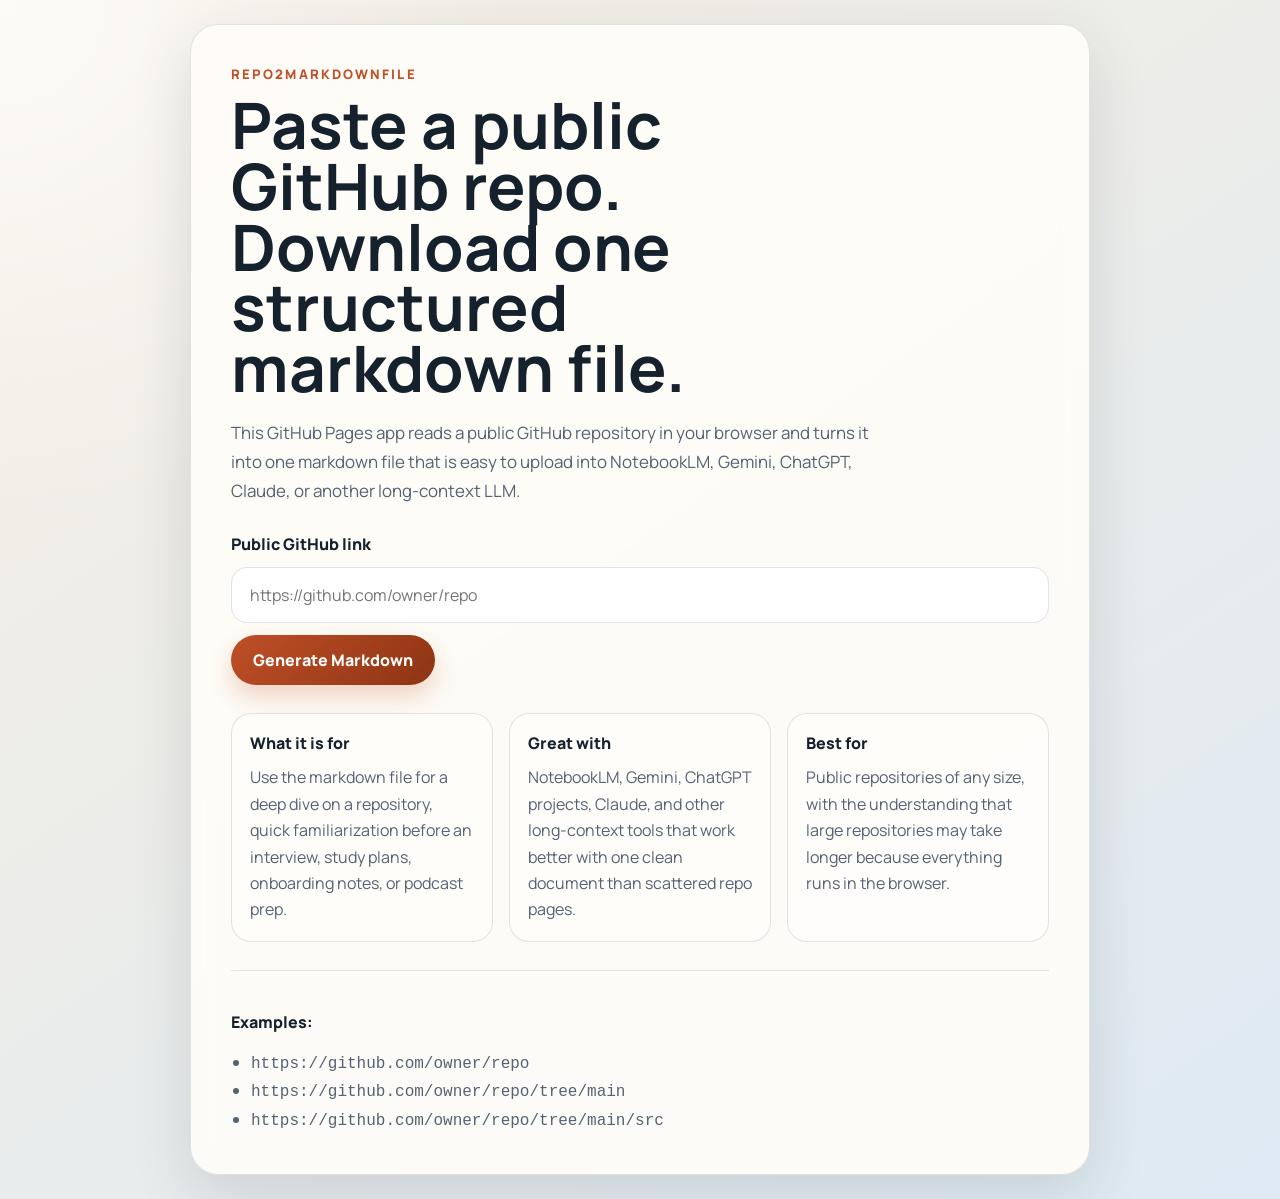
<file: index.html>
<!doctype html>
<html lang="en">
  <head>
    <meta charset="utf-8">
    <meta name="viewport" content="width=device-width, initial-scale=1">
    <title>Repo2Markdownfile</title>
    <meta
      name="description"
      content="Paste a public GitHub repository URL and download one structured markdown file for NotebookLM, Gemini, and other long-context LLMs."
    >
    <link rel="preconnect" href="https://fonts.googleapis.com">
    <link rel="preconnect" href="https://fonts.gstatic.com" crossorigin>
    <link href="https://fonts.googleapis.com/css2?family=Manrope:wght@400;500;700;800&display=swap" rel="stylesheet">
    <link rel="stylesheet" href="./styles.css">
  </head>
  <body>
    <main class="page-shell">
      <section class="hero-card">
        <p class="eyebrow">Repo2Markdownfile</p>
        <h1>Paste a public GitHub repo. Download one structured markdown file.</h1>
        <p class="lede">
          This GitHub Pages app reads a public GitHub repository in your browser and turns it into one markdown file that is easy to upload into NotebookLM, Gemini, ChatGPT, Claude, or another long-context LLM.
        </p>

        <form class="generator-form" id="generator-form">
          <label for="github-url">Public GitHub link</label>
          <input
            id="github-url"
            name="github_url"
            type="url"
            placeholder="https://github.com/owner/repo"
            required
          >
          <button id="submit-button" type="submit">Generate Markdown</button>
        </form>

        <div class="status-panel" id="status-panel" hidden>
          <p class="status-label" id="status-label">Preparing...</p>
          <div class="progress-track" aria-hidden="true">
            <div class="progress-bar" id="progress-bar"></div>
          </div>
          <p class="status-detail" id="status-detail"></p>
        </div>

        <div class="error-banner" id="error-banner" hidden></div>

        <section class="info-grid">
          <article>
            <h2>What it is for</h2>
            <p>
              Use the markdown file for a deep dive on a repository, quick familiarization before an interview, study plans, onboarding notes, or podcast prep.
            </p>
          </article>
          <article>
            <h2>Great with</h2>
            <p>
              NotebookLM, Gemini, ChatGPT projects, Claude, and other long-context tools that work better with one clean document than scattered repo pages.
            </p>
          </article>
          <article>
            <h2>Best for</h2>
            <p>
              Public repositories of any size, with the understanding that large repositories may take longer because everything runs in the browser.
            </p>
          </article>
        </section>

        <div class="examples">
          <p>Examples:</p>
          <ul>
            <li><code>https://github.com/owner/repo</code></li>
            <li><code>https://github.com/owner/repo/tree/main</code></li>
            <li><code>https://github.com/owner/repo/tree/main/src</code></li>
          </ul>
        </div>
      </section>
    </main>

    <script src="./app.js" type="module"></script>
  </body>
  </html>
</file>
<file: styles.css>
:root {
  --bg-top: #f6efe2;
  --bg-bottom: #dfeaf4;
  --panel: rgba(255, 253, 248, 0.9);
  --ink: #16212e;
  --muted: #556273;
  --accent: #bf4f27;
  --accent-dark: #8d3414;
  --line: rgba(22, 33, 46, 0.12);
  --shadow: 0 20px 60px rgba(40, 50, 60, 0.14);
}

* {
  box-sizing: border-box;
}

body {
  margin: 0;
  min-height: 100vh;
  font-family: "Manrope", sans-serif;
  color: var(--ink);
  background:
    radial-gradient(circle at top left, rgba(255, 255, 255, 0.75), transparent 30%),
    linear-gradient(145deg, var(--bg-top), var(--bg-bottom));
}

.page-shell {
  min-height: 100vh;
  display: grid;
  place-items: center;
  padding: 24px;
}

.hero-card {
  width: min(900px, 100%);
  padding: 40px;
  border: 1px solid var(--line);
  border-radius: 28px;
  background: var(--panel);
  backdrop-filter: blur(12px);
  box-shadow: var(--shadow);
}

.eyebrow {
  margin: 0 0 12px;
  font-size: 0.82rem;
  font-weight: 800;
  letter-spacing: 0.16em;
  text-transform: uppercase;
  color: var(--accent);
}

h1 {
  margin: 0;
  font-size: clamp(2.3rem, 5vw, 4.5rem);
  line-height: 0.95;
  max-width: 12ch;
}

.lede {
  margin: 20px 0 0;
  max-width: 64ch;
  font-size: 1.06rem;
  line-height: 1.7;
  color: var(--muted);
}

.generator-form {
  display: grid;
  gap: 12px;
  margin-top: 28px;
}

.generator-form label,
.status-label,
.examples p,
.info-grid h2 {
  font-weight: 800;
}

.generator-form input {
  width: 100%;
  padding: 16px 18px;
  border: 1px solid var(--line);
  border-radius: 16px;
  font: inherit;
  color: var(--ink);
  background: rgba(255, 255, 255, 0.96);
}

.generator-form button {
  width: fit-content;
  padding: 14px 22px;
  border: 0;
  border-radius: 999px;
  font: inherit;
  font-weight: 800;
  color: #fffdf9;
  background: linear-gradient(135deg, var(--accent), var(--accent-dark));
  cursor: pointer;
  transition: transform 160ms ease, box-shadow 160ms ease, opacity 160ms ease;
  box-shadow: 0 12px 24px rgba(191, 79, 39, 0.24);
}

.generator-form button:hover {
  transform: translateY(-1px);
  box-shadow: 0 16px 28px rgba(191, 79, 39, 0.3);
}

.generator-form button:disabled {
  opacity: 0.65;
  cursor: wait;
  transform: none;
}

.status-panel,
.error-banner {
  margin-top: 18px;
  padding: 16px;
  border-radius: 18px;
}

.status-panel {
  background: rgba(22, 33, 46, 0.05);
}

.status-detail {
  margin: 10px 0 0;
  color: var(--muted);
}

.progress-track {
  width: 100%;
  height: 10px;
  margin-top: 12px;
  overflow: hidden;
  border-radius: 999px;
  background: rgba(22, 33, 46, 0.08);
}

.progress-bar {
  width: 0;
  height: 100%;
  border-radius: inherit;
  background: linear-gradient(135deg, var(--accent), #e28d3b);
  transition: width 180ms ease;
}

.error-banner {
  background: rgba(191, 79, 39, 0.12);
  color: var(--accent-dark);
  font-weight: 700;
}

.info-grid {
  display: grid;
  gap: 16px;
  margin-top: 28px;
  grid-template-columns: repeat(3, minmax(0, 1fr));
}

.info-grid article {
  padding: 18px;
  border: 1px solid var(--line);
  border-radius: 20px;
  background: rgba(255, 255, 255, 0.45);
}

.info-grid h2 {
  margin: 0 0 10px;
  font-size: 1rem;
}

.info-grid p,
.examples ul {
  margin: 0;
  color: var(--muted);
  line-height: 1.65;
}

.examples {
  margin-top: 28px;
  padding-top: 24px;
  border-top: 1px solid var(--line);
}

.examples ul {
  padding-left: 20px;
}

code {
  font-family: Consolas, "Courier New", monospace;
}

@media (max-width: 760px) {
  .hero-card {
    padding: 24px;
    border-radius: 22px;
  }

  .info-grid {
    grid-template-columns: 1fr;
  }

  .generator-form button {
    width: 100%;
  }
}
</file>
